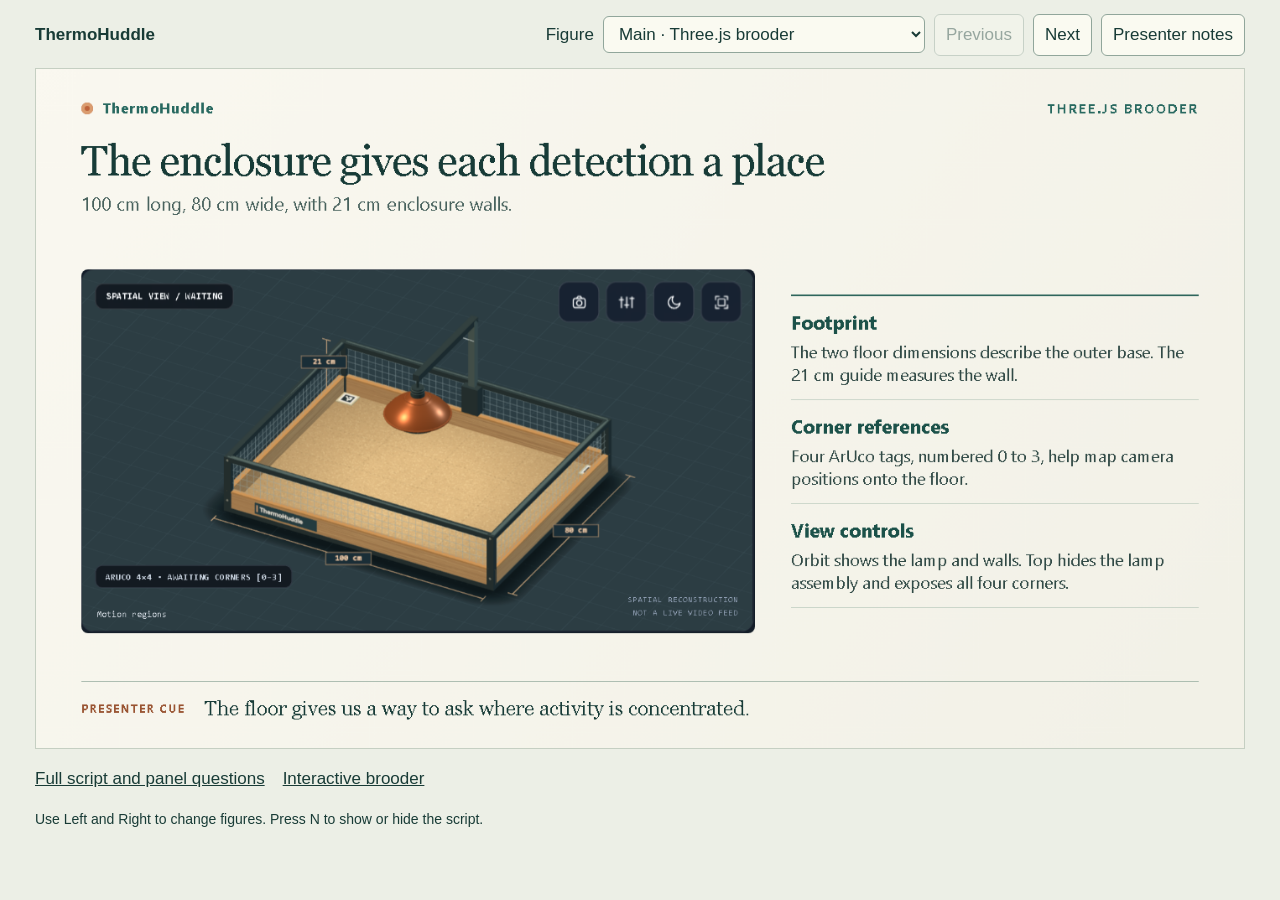
<file: docs/presentation/index.html>
<!doctype html><html lang="en"><meta charset="utf-8"><meta name="viewport" content="width=device-width,initial-scale=1"><title>ThermoHuddle presentation</title><style>
*{box-sizing:border-box}body{margin:0;background:#ecefe6;color:#183b36;font:17px/1.5 "Segoe UI",Arial,sans-serif}main{max-width:1250px;margin:auto;padding:14px 20px 44px}nav{display:flex;align-items:center;flex-wrap:wrap;gap:9px;margin-bottom:12px}nav strong{margin-right:auto}select,button,a{font:inherit;color:inherit}button,select{border:1px solid #91a69b;border-radius:6px;padding:7px 11px;background:#fafaf1}button:disabled{opacity:.4}button:focus-visible,select:focus-visible{outline:3px solid #b65528}figure{margin:0}figure img{width:100%;height:auto;display:block;border:1px solid #c5cfc2}.notes{background:#fffdf5;padding:18px clamp(18px,4vw,54px);margin-top:8px}.notes h2{font:normal 25px Georgia,serif;margin:15px 0 6px}.notes p{margin:0 0 14px}.notes .spoken{font:21px/1.55 Georgia,serif}.links{margin:17px 0}.links a{margin-right:18px}button{cursor:pointer}.foot{font-size:14px}.slide[hidden],.notes[hidden]{display:none}button[aria-pressed=true]{background:#1d554c;color:white}@media print{body,main{margin:0;padding:0;background:white}nav,.links,.foot{display:none}main .slide[hidden],.notes[hidden]{display:block}.slide{break-after:page}.notes{padding:10px 20px;font-size:12pt}.notes h2{font-size:15pt}.notes .spoken{font-size:13pt}figure img{width:100%}@page{size:A4 portrait;margin:11mm}}
</style><main><nav aria-label="Presentation controls"><strong>ThermoHuddle</strong><label for="topic">Figure</label><select id="topic"><option value="0">Main · Three.js brooder</option><option value="1">Main · User interface</option><option value="2">Main · Use case diagram</option><option value="3">Main · Screen layout</option><option value="4">Main · Dashboard</option><option value="5">Additional · Dashboard in light theme</option><option value="6">Additional · Cold scenario</option><option value="7">Additional · Crowding scenario</option><option value="8">Additional · History</option><option value="9">Additional · Analytics</option><option value="10">Additional · Mobile interface</option></select><button id="prev">Previous</button><button id="next">Next</button><button id="toggle" aria-pressed="false">Presenter notes</button></nav><article class="slide" ><figure><img alt="The enclosure gives each detection a place. 100 cm long, 80 cm wide, with 21 cm enclosure walls." src="brooder-dimensions.png" width="1440" height="810"></figure><div class="notes" hidden><h2>What it shows</h2><p>The Three.js scene uses centimetres. The lamp is mounted above the enclosure, so its height is separate from the wall measurement. The pilot and renderer share a tracking coordinate system. When the camera sees the four floor markers, a perspective mapping lets the interface place detections relative to those corners. Without a valid mapping, interpret positions as approximate. The wood, mesh, bedding and lamp assembly illustrate the proposed enclosure.</p><h2>What to point at</h2><p>Trace the 100 and 80 cm guides. Point to the 21 cm wall and then to a corner marker. If the live page is open, select Top.</p><h2>Speaking script</h2><p class="spoken">Good day. I’ll start with the brooder itself, because the rest of the interface is easier to understand once we know what the camera is looking at. The base is one meter long and eighty centimeters wide. This short vertical line measures the wall. We modeled it at twenty-one centimeters, the midpoint of our twenty-to-twenty-two-centimeter range. The lamp sits above it. Now look at the black-and-white squares in the corners. The camera can use those four known points to map an angled image onto a flat floor. If we switch to Top, we can see whether detections are spread out or concentrated in one part of the enclosure. That brings us to the controls the presenter or caretaker actually uses.</p></div></article><article class="slide" hidden><figure><img alt="How the operator explores the brooder. The viewer controls change the perspective. The scenario menu changes the data being demonstrated." src="05-ui-scenario-palette.png" width="1440" height="810"></figure><div class="notes" hidden><h2>What it shows</h2><p>The user interface is the set of actions a person can take. The scenario palette is useful during a defense because it lets the audience see a repeatable example even when the Pi has no fresh sample. The camera button opens a separately configured stream. The theme toggle changes contrast, and the snapshot control exports the current 3D view as a PNG.</p><h2>What to point at</h2><p>Point to the scenario menu. In a live walkthrough, choose Cold, show the DEMO label, then choose LIVE data.</p><h2>Speaking script</h2><p class="spoken">Here is how I would use the interface during a demonstration. First I can drag the model to inspect a wall, or choose Top to see the whole floor. Those controls only change my view. Next I can open Demo Scenarios and choose Cold. The mode label changes to DEMO, and the simulated chicks move toward the center. That lets everyone see the same example even if our Pi is offline. When I choose LIVE data again, the dashboard goes back to reporting what the pilot has actually received. That label matters because a convincing animation can otherwise be easy to mistake for an observation.</p></div></article><article class="slide" hidden><figure><img alt="Who uses ThermoHuddle, and for what?. Selected pilot use cases and their supporting systems." src="09-use-case-diagram.png" width="1440" height="810"></figure><div class="notes" hidden><h2>What it shows</h2><p>A use case diagram organizes goals by actor. It does not set the chronological order of operations. The redrawn diagram focuses on the current observation pilot. The full design also associates the caretaker with environmental readings and hazards, and the researcher with history and evaluation. The Pi processes camera and microphone input, the ESP32 can supply sensor readings, and a cloud bridge can relay a limited snapshot. The broader design includes bounded thermal adjustment and independent safety checks. Those belong to the proposed control system.</p><h2>What to point at</h2><p>Start at the caretaker and follow the association to Inspect mapped positions. Then follow the dashed arrow to Read corner mapping. Finish at the researcher.</p><h2>Speaking script</h2><p class="spoken">This diagram answers a different question. Who needs the system, and what are they trying to do? Start on the left with the poultry caretaker. One goal is to inspect where activity falls on the brooder floor. Follow the dashed arrow from that goal. To interpret a mapped position, we first need to know the status of the corner mapping. The caretaker can also review microphone observations and any available environmental readings. The second person is the capstone researcher, who can run scenarios to compare how the interface presents different flock patterns. On the right, the Raspberry Pi and ESP32 supply observations, and the cloud bridge supports remote access. The wider project also describes heat control, but the pilot I am showing here is observation-only.</p></div></article><article class="slide" hidden><figure><img alt="Where to look on desktop and mobile. The screen groups the spatial view, sound and telemetry in a predictable reading order." src="10-screen-layout-blueprint.png" width="1440" height="810"></figure><div class="notes" hidden><h2>What it shows</h2><p>Screen layout describes where information lives. The top bar contains the connection status and scenario access. On a wide screen, the observation column and telemetry sheet can be consulted together. The sheet provides Overview, History, Analytics, Field log and Warnings. The footer reports data-source information. A narrow screen places the same sections in a vertical sequence so a user can read them without fitting two small columns side by side.</p><h2>What to point at</h2><p>Trace the desktop layout from status to the model and across to telemetry. Follow the same sections down the phone layout.</p><h2>Speaking script</h2><p class="spoken">Now let’s look at where the information is placed. On desktop, I start at the connection and sample status. That tells me whether the rest of the screen is worth interpreting. My eye then moves down the left side to the brooder and the sound panel. On the right I can check the numbers and switch between Overview, History, Analytics, Field log and Warnings. That arrangement lets me compare a pattern with its supporting readings at the same time. On a phone, those sections stack vertically. I use the same reading order, but scroll down for the evidence.</p></div></article><article class="slide" hidden><figure><img alt="How to read a live observation. This capture shows the pilot waiting for a fresh sample." src="01-dashboard-live-dark.png" width="1440" height="810"></figure><div class="notes" hidden><h2>What it shows</h2><p>The dashboard combines the latest evidence in one place. Freshness comes first. The pilot uses a 30-second freshness window for the observation sample. Nearest-neighbor distance describes spacing, and max-cell fraction reports the share in the busiest region of the 4 × 4 grid. As a worked example, six out of ten detections in one cell gives 60%. That shows concentration. Calibration, sample quality and further measurements are needed to interpret its cause. A microphone label describes the sound sample and cannot establish flock health by itself.</p><h2>What to point at</h2><p>Point to Waiting for the brooder, then the two empty signal cards. Contrast those dashes with a valid detection count of zero.</p><h2>Speaking script</h2><p class="spoken">Finally, this is how I would read the dashboard in front of an audience. Right now it says Waiting for the brooder, and both signal cards show dashes. That means a fresh sample is unavailable. If the camera sent a valid sample with zero detections, the dashboard could display zero. Once readings are available, I look at the floor pattern together with the microphone and the calibration status. For example, if six of ten detections fell in one grid cell, that cell would hold sixty percent of the detections. I could report that the activity was concentrated there. I would need more evidence before saying why. That is what our pilot contributes: a way to see a pattern, check the evidence behind it, and explain what the system actually observed.</p></div></article><article class="slide" hidden><figure><img alt="The same pilot readings in light mode. The theme changes how the screen looks. The observation source and freshness rules stay the same." src="02-dashboard-live-light.png" width="1440" height="810"></figure><div class="notes" hidden><h2>What it shows</h2><p>This is the same observation interface in its light theme. It can be easier to show on a bright projector.</p><h2>What to point at</h2><p>Point to the state banner and the signal cards.</p><h2>Speaking script</h2><p class="spoken">If the dark screen is hard to read on the projector, I can switch to the light theme. I still begin with the same status banner, and the two signal cards carry the same meaning.</p></div></article><article class="slide" hidden><figure><img alt="A simulated flock gathers in the center. This sequence was generated with the Cold scenario." src="03-dashboard-demo-cold.png" width="1440" height="810"></figure><div class="notes" hidden><h2>What it shows</h2><p>The scenario provides a recognizable spatial pattern for teaching. A similar pattern in a live observation would require corroboration before drawing conclusions about temperature.</p><h2>What to point at</h2><p>Trace the cluster, then show the DEMO label.</p><h2>Speaking script</h2><p class="spoken">In Cold, the simulated chicks move toward the central area. This makes the distribution easy to see. If the real flock showed a similar pattern, we would check the mapping and other measurements before assigning a cause.</p></div></article><article class="slide" hidden><figure><img alt="Crowding brings attention to one region. The demo shows the visual alert and the location of concentrated activity." src="04-dashboard-demo-crowding-alert.png" width="1440" height="810"></figure><div class="notes" hidden><h2>What it shows</h2><p>A large share of the simulated flock occupying one cell over repeated windows can trigger the crowding condition. The alert provides a location to inspect.</p><h2>What to point at</h2><p>Compare the alarm banner with the highlighted area on the floor.</p><h2>Speaking script</h2><p class="spoken">In Crowding, notice how many simulated chicks occupy the same region. Look at the alarm and then at the floor. Together they show both the warning and where the operator would start looking.</p></div></article><article class="slide" hidden><figure><img alt="The chart compares floor temperature with the target. The plotted series was generated by running simulated scenarios." src="06-dashboard-history-chart.png" width="1440" height="810"></figure><div class="notes" hidden><h2>What it shows</h2><p>The chart is useful for showing how a time series differs from a single reading. The live camera and microphone pilot withholds thermal history when measured floor data is unavailable.</p><h2>What to point at</h2><p>Trace the two curves and indicate a period where they separate.</p><h2>Speaking script</h2><p class="spoken">The history panel lets us compare the simulated floor temperature with its target over time. Where the lines separate, we can see the direction of the difference. The live pilot keeps measured thermal history unavailable until it has the appropriate evidence.</p></div></article><article class="slide" hidden><figure><img alt="A summary of the simulation run. The analytics view condenses a demonstration into summary values." src="07-dashboard-analytics-rollup.png" width="1440" height="810"></figure><div class="notes" hidden><h2>What it shows</h2><p>Summary cards compress a sequence of samples. Model-performance and thermal-control claims require a separate validation study. The live pilot withholds unvalidated thermal summaries and disables thermal CSV export.</p><h2>What to point at</h2><p>Indicate the average and range at the top of Analytics.</p><h2>Speaking script</h2><p class="spoken">Analytics summarizes the run so we can discuss its average and range without reading every point in the chart. These numbers come from the demonstration. A real performance claim would require labeled observations and a comparison against measured outcomes.</p></div></article><article class="slide" hidden><figure><img alt="The observation view fits a phone. A 390 px viewport shows the interface in its single-column layout." src="08-ui-mobile-responsive.png" width="1440" height="810"></figure><div class="notes" hidden><h2>What it shows</h2><p>The capture uses the actual mobile viewport. Lower panels continue below the visible part of the phone screen.</p><h2>What to point at</h2><p>Point to the state banner, then to the brooder beneath it.</p><h2>Speaking script</h2><p class="spoken">This is the same dashboard at phone width. I can read the state, inspect the brooder and then scroll to the supporting readings. The single-column layout gives the model enough room for touch interaction.</p></div></article><div class="links"><a href="https://github.com/TanJames121/thermohuddle/blob/main/docs/presentation/README.md">Full script and panel questions</a><a href="../../">Interactive brooder</a></div><p class="foot">Use Left and Right to change figures. Press N to show or hide the script.</p></main><script>
const slides=[...document.querySelectorAll('.slide')],select=document.querySelector('#topic'),prev=document.querySelector('#prev'),next=document.querySelector('#next'),toggle=document.querySelector('#toggle');let pos=0,notes=false;
function show(i){pos=Math.max(0,Math.min(slides.length-1,i));slides.forEach((s,j)=>s.hidden=j!==pos);select.value=String(pos);prev.disabled=pos===0;next.disabled=pos===slides.length-1;}
function showNotes(){notes=!notes;toggle.setAttribute('aria-pressed',String(notes));slides.forEach(s=>s.querySelector('.notes').hidden=!notes);}
select.onchange=()=>show(Number(select.value));prev.onclick=()=>show(pos-1);next.onclick=()=>show(pos+1);toggle.onclick=showNotes;
document.addEventListener('keydown',e=>{if(e.altKey||e.metaKey||e.ctrlKey||e.target.tagName==='SELECT')return;if(e.key==='ArrowRight')show(pos+1);else if(e.key==='ArrowLeft')show(pos-1);else if(e.key.toLowerCase()==='n')showNotes();else return;e.preventDefault();});show(0);
</script></html>
</file>
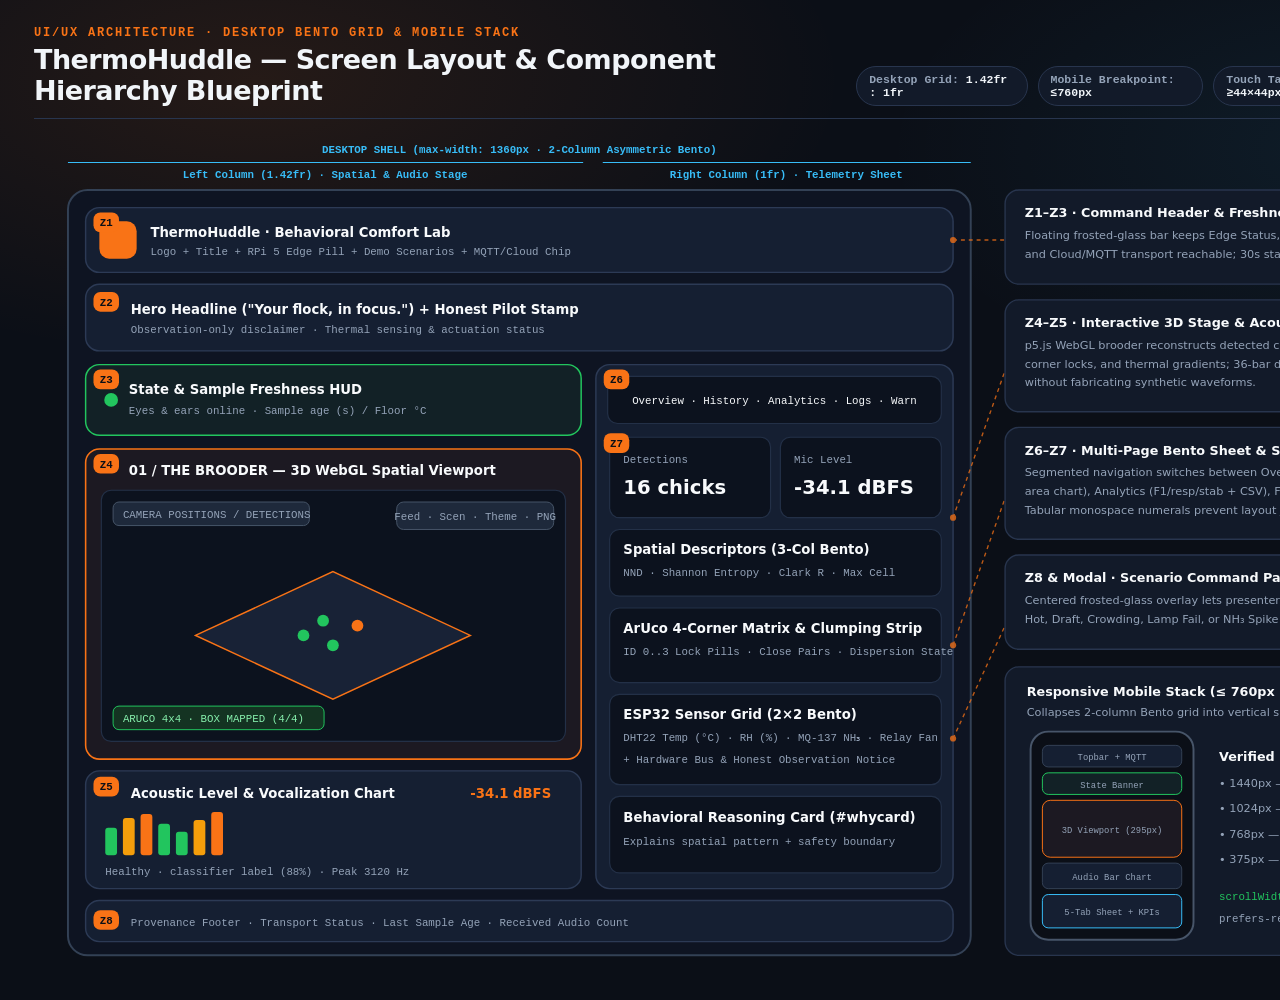
<file: docs/presentation/screen-layout-diagram.html>
<!doctype html>
<html lang="en">
<head>
<meta charset="utf-8" />
<meta name="viewport" content="width=device-width, initial-scale=1" />
<title>ThermoHuddle — Screen Layout &amp; Bento UI Blueprint</title>
<style>
  :root {
    --bg: #0b0f17;
    --panel: #121a29;
    --inner: #0d131f;
    --border: #28354e;
    --ink: #f1f5f9;
    --muted: #94a3b8;
    --accent: #f97316;
    --green: #22c55e;
    --blue: #38bdf8;
    --amber: #f59e0b;
  }
  * { box-sizing: border-box; }
  html, body {
    margin: 0;
    padding: 0;
    width: 1600px;
    height: 1000px;
    overflow: hidden;
    background: var(--bg);
    color: var(--ink);
    font-family: -apple-system, BlinkMacSystemFont, 'Segoe UI', system-ui, sans-serif;
  }
  .wrap {
    width: 1600px;
    height: 1000px;
    padding: 26px 34px;
    display: flex;
    flex-direction: column;
    gap: 16px;
    background:
      radial-gradient(920px 440px at 16% 8%, rgba(249, 115, 22, 0.11), transparent 64%),
      radial-gradient(740px 400px at 85% 15%, rgba(56, 189, 248, 0.08), transparent 64%),
      var(--bg);
  }
  header {
    display: flex;
    justify-content: space-between;
    align-items: flex-end;
    border-bottom: 1px solid var(--border);
    padding-bottom: 12px;
  }
  .eyebrow {
    font: 600 12px ui-monospace, SFMono-Regular, Consolas, monospace;
    letter-spacing: 1.8px;
    text-transform: uppercase;
    color: var(--accent);
    margin-bottom: 4px;
  }
  h1 {
    margin: 0;
    font-size: 27px;
    font-weight: 700;
    letter-spacing: -0.02em;
  }
  .specs {
    display: flex;
    gap: 10px;
    font: 600 11.5px ui-monospace, SFMono-Regular, Consolas, monospace;
  }
  .spec-pill {
    padding: 6px 12px;
    border-radius: 999px;
    background: var(--panel);
    border: 1px solid var(--border);
    color: var(--muted);
  }
  .spec-pill b { color: var(--ink); }
  svg {
    width: 100%;
    height: 855px;
    display: block;
  }
  .frame { fill: #0e1422; stroke: #334155; stroke-width: 2; rx: 20; }
  .zone { fill: #151f32; stroke: #2c3a55; stroke-width: 1.5; rx: 14; }
  .zone-accent { fill: #1c1922; stroke: #f97316; stroke-width: 1.6; rx: 14; }
  .zone-live { fill: #122126; stroke: #22c55e; stroke-width: 1.5; rx: 14; }
  .zone-sub { fill: #0c121e; stroke: #233047; stroke-width: 1.2; rx: 10; }
  .callout-card { fill: #121a29; stroke: #28354e; stroke-width: 1.4; rx: 14; }
  .badge { fill: #f97316; rx: 7; }
  .badge-txt { font: 700 11px ui-monospace, monospace; fill: #0b0f17; }
  .z-title { font-size: 13.5px; font-weight: 700; fill: #f8fafc; }
  .z-sub { font: 500 11px ui-monospace, monospace; fill: #94a3b8; }
  .c-title { font-size: 13px; font-weight: 700; fill: #f8fafc; }
  .c-body { font-size: 11.5px; fill: #94a3b8; }
  .guide { stroke: #f97316; stroke-width: 1.4; stroke-dasharray: 4 4; fill: none; opacity: 0.75; }
  .dim { font: 600 11px ui-monospace, monospace; fill: #38bdf8; }
</style>
</head>
<body>
<div class="wrap">
  <header>
    <div>
      <div class="eyebrow">UI/UX Architecture · Desktop Bento Grid &amp; Mobile Stack</div>
      <h1>ThermoHuddle — Screen Layout &amp; Component Hierarchy Blueprint</h1>
    </div>
    <div class="specs">
      <div class="spec-pill">Desktop Grid: <b>1.42fr : 1fr</b></div>
      <div class="spec-pill">Mobile Breakpoint: <b>&le;760px</b></div>
      <div class="spec-pill">Touch Targets: <b>&ge;44&times;44px</b></div>
      <div class="spec-pill">Theme: <b>Obsidian Glass + Light</b></div>
    </div>
  </header>

  <svg viewBox="0 0 1532 855" xmlns="http://www.w3.org/2000/svg">
    <defs>
      <marker id="dot" viewBox="0 0 8 8" refX="4" refY="4" markerWidth="6" markerHeight="6">
        <circle cx="4" cy="4" r="3" fill="#f97316" />
      </marker>
    </defs>

    <!-- Dimension Labels -->
    <text x="480" y="18" text-anchor="middle" class="dim">DESKTOP SHELL (max-width: 1360px · 2-Column Asymmetric Bento)</text>
    <line x1="20" y1="28" x2="545" y2="28" stroke="#38bdf8" stroke-width="1.2" />
    <text x="282" y="44" text-anchor="middle" class="dim">Left Column (1.42fr) · Spatial &amp; Audio Stage</text>
    <line x1="565" y1="28" x2="940" y2="28" stroke="#38bdf8" stroke-width="1.2" />
    <text x="752" y="44" text-anchor="middle" class="dim">Right Column (1fr) · Telemetry Sheet</text>

    <!-- Desktop Outer Frame -->
    <rect x="20" y="56" width="920" height="780" class="frame" />

    <!-- Zone 1: Floating Glass Topbar -->
    <rect x="38" y="74" width="884" height="66" class="zone" />
    <rect x="52" y="88" width="38" height="38" rx="10" fill="#f97316" />
    <text x="104" y="104" class="z-title">ThermoHuddle · Behavioral Comfort Lab</text>
    <text x="104" y="122" class="z-sub">Logo + Title + RPi 5 Edge Pill + Demo Scenarios + MQTT/Cloud Chip</text>
    <rect x="46" y="79" width="26" height="20" class="badge" /><text x="59" y="93" text-anchor="middle" class="badge-txt">Z1</text>

    <!-- Zone 2: Compact Hero Row -->
    <rect x="38" y="152" width="884" height="68" class="zone" />
    <text x="84" y="182" class="z-title">Hero Headline ("Your flock, in focus.") + Honest Pilot Stamp</text>
    <text x="84" y="202" class="z-sub">Observation-only disclaimer · Thermal sensing &amp; actuation status</text>
    <rect x="46" y="160" width="26" height="20" class="badge" /><text x="59" y="174" text-anchor="middle" class="badge-txt">Z2</text>

    <!-- Zone 3: Live State Banner (Left Col) -->
    <rect x="38" y="234" width="505" height="72" class="zone-live" />
    <circle cx="64" cy="270" r="7" fill="#22c55e" />
    <text x="82" y="264" class="z-title">State &amp; Sample Freshness HUD</text>
    <text x="82" y="284" class="z-sub">Eyes &amp; ears online · Sample age (s) / Floor °C</text>
    <rect x="46" y="239" width="26" height="20" class="badge" /><text x="59" y="253" text-anchor="middle" class="badge-txt">Z3</text>

    <!-- Zone 4: 3D WebGL Spatial Viewport (Left Col) -->
    <rect x="38" y="320" width="505" height="316" class="zone-accent" />
    <rect x="54" y="362" width="473" height="256" class="zone-sub" />
    <text x="82" y="346" class="z-title">01 / THE BROODER — 3D WebGL Spatial Viewport</text>
    <!-- Mini 3D brooder wireframe inside Z4 -->
    <polygon points="150,510 290,445 430,510 290,575" fill="#182236" stroke="#f97316" stroke-width="1.5" />
    <circle cx="260" cy="510" r="6" fill="#22c55e" />
    <circle cx="290" cy="520" r="6" fill="#22c55e" />
    <circle cx="315" cy="500" r="6" fill="#f97316" />
    <circle cx="280" cy="495" r="6" fill="#22c55e" />
    <!-- Viewport HUD & Buttons -->
    <rect x="66" y="374" width="200" height="24" rx="6" fill="#1e293b" stroke="#475569" />
    <text x="76" y="390" class="z-sub">CAMERA POSITIONS / DETECTIONS</text>
    <rect x="355" y="374" width="160" height="28" rx="7" fill="#1e293b" stroke="#475569" />
    <text x="435" y="392" text-anchor="middle" class="z-sub">Feed · Scen · Theme · PNG</text>
    <rect x="66" y="582" width="215" height="24" rx="6" fill="#143322" stroke="#22c55e" />
    <text x="76" y="598" class="z-sub" style="fill:#86efac">ARUCO 4x4 · BOX MAPPED (4/4)</text>
    <rect x="46" y="325" width="26" height="20" class="badge" /><text x="59" y="339" text-anchor="middle" class="badge-txt">Z4</text>

    <!-- Zone 5: Acoustic Strip (Left Col) -->
    <rect x="38" y="648" width="505" height="120" class="zone" />
    <text x="84" y="676" class="z-title">Acoustic Level &amp; Vocalization Chart</text>
    <text x="430" y="676" class="z-title" style="fill:#f97316">-34.1 dBFS</text>
    <!-- Mini gradient bars -->
    <rect x="58" y="706" width="12" height="28" rx="3" fill="#22c55e" />
    <rect x="76" y="696" width="12" height="38" rx="3" fill="#f59e0b" />
    <rect x="94" y="692" width="12" height="42" rx="3" fill="#f97316" />
    <rect x="112" y="702" width="12" height="32" rx="3" fill="#22c55e" />
    <rect x="130" y="710" width="12" height="24" rx="3" fill="#22c55e" />
    <rect x="148" y="698" width="12" height="36" rx="3" fill="#f59e0b" />
    <rect x="166" y="690" width="12" height="44" rx="3" fill="#f97316" />
    <text x="58" y="754" class="z-sub">Healthy · classifier label (88%) · Peak 3120 Hz</text>
    <rect x="46" y="654" width="26" height="20" class="badge" /><text x="59" y="668" text-anchor="middle" class="badge-txt">Z5</text>

    <!-- Zone 6 & 7: Right Bento Telemetry Sheet -->
    <rect x="558" y="234" width="364" height="534" class="zone" />
    <!-- Z6 Segmented Nav -->
    <rect x="570" y="246" width="340" height="48" class="zone-sub" />
    <text x="740" y="274" text-anchor="middle" class="z-sub" style="fill:#f8fafc">Overview · History · Analytics · Logs · Warn</text>
    <rect x="566" y="239" width="26" height="20" class="badge" /><text x="579" y="253" text-anchor="middle" class="badge-txt">Z6</text>

    <!-- Z7 Sub-modules -->
    <rect x="572" y="308" width="164" height="82" class="zone-sub" />
    <text x="586" y="334" class="z-sub">Detections</text>
    <text x="586" y="366" class="z-title" style="font-size:20px">16 chicks</text>
    <rect x="746" y="308" width="164" height="82" class="zone-sub" />
    <text x="760" y="334" class="z-sub">Mic Level</text>
    <text x="760" y="366" class="z-title" style="font-size:20px">-34.1 dBFS</text>

    <rect x="572" y="402" width="338" height="68" class="zone-sub" />
    <text x="586" y="427" class="z-title">Spatial Descriptors (3-Col Bento)</text>
    <text x="586" y="449" class="z-sub">NND · Shannon Entropy · Clark R · Max Cell</text>

    <rect x="572" y="482" width="338" height="76" class="zone-sub" />
    <text x="586" y="507" class="z-title">ArUco 4-Corner Matrix &amp; Clumping Strip</text>
    <text x="586" y="530" class="z-sub">ID 0..3 Lock Pills · Close Pairs · Dispersion State</text>

    <rect x="572" y="570" width="338" height="92" class="zone-sub" />
    <text x="586" y="595" class="z-title">ESP32 Sensor Grid (2&times;2 Bento)</text>
    <text x="586" y="618" class="z-sub">DHT22 Temp (°C) · RH (%) · MQ-137 NH₃ · Relay Fan</text>
    <text x="586" y="640" class="z-sub">+ Hardware Bus &amp; Honest Observation Notice</text>

    <rect x="572" y="674" width="338" height="78" class="zone-sub" />
    <text x="586" y="700" class="z-title">Behavioral Reasoning Card (#whycard)</text>
    <text x="586" y="724" class="z-sub">Explains spatial pattern + safety boundary</text>
    <rect x="566" y="304" width="26" height="20" class="badge" /><text x="579" y="318" text-anchor="middle" class="badge-txt">Z7</text>

    <!-- Zone 8: Footer -->
    <rect x="38" y="780" width="884" height="42" class="zone" />
    <text x="84" y="806" class="z-sub">Provenance Footer · Transport Status · Last Sample Age · Received Audio Count</text>
    <rect x="46" y="790" width="26" height="20" class="badge" /><text x="59" y="804" text-anchor="middle" class="badge-txt">Z8</text>

    <!-- Guide Connectors to Right Callouts -->
    <path d="M 922 107 L 975 107" class="guide" marker-start="url(#dot)" />
    <path d="M 922 390 L 975 240" class="guide" marker-start="url(#dot)" />
    <path d="M 922 520 L 975 370" class="guide" marker-start="url(#dot)" />
    <path d="M 922 615 L 975 500" class="guide" marker-start="url(#dot)" />

    <!-- Right Panel: Zone Callout Cards + Mobile Wireframe -->
    <g transform="translate(975, 56)">
      <rect width="535" height="96" class="callout-card" />
      <text x="20" y="28" class="c-title">Z1–Z3 · Command Header &amp; Freshness HUD</text>
      <text x="20" y="50" class="c-body">Floating frosted-glass bar keeps Edge Status, Scenario Palette,</text>
      <text x="20" y="69" class="c-body">and Cloud/MQTT transport reachable; 30s staleness guard on banner.</text>
    </g>

    <g transform="translate(975, 168)">
      <rect width="535" height="114" class="callout-card" />
      <text x="20" y="28" class="c-title">Z4–Z5 · Interactive 3D Stage &amp; Acoustic Strip</text>
      <text x="20" y="50" class="c-body">p5.js WebGL brooder reconstructs detected chick coordinates, ArUco</text>
      <text x="20" y="69" class="c-body">corner locks, and thermal gradients; 36-bar dBFS strip tracks audio</text>
      <text x="20" y="88" class="c-body">without fabricating synthetic waveforms.</text>
    </g>

    <g transform="translate(975, 298)">
      <rect width="535" height="114" class="callout-card" />
      <text x="20" y="28" class="c-title">Z6–Z7 · Multi-Page Bento Sheet &amp; Sensor Matrix</text>
      <text x="20" y="50" class="c-body">Segmented navigation switches between Overview, History (gradient</text>
      <text x="20" y="69" class="c-body">area chart), Analytics (F1/resp/stab + CSV), Field Log, and Warnings.</text>
      <text x="20" y="88" class="c-body">Tabular monospace numerals prevent layout jitter during live updates.</text>
    </g>

    <g transform="translate(975, 428)">
      <rect width="535" height="96" class="callout-card" />
      <text x="20" y="28" class="c-title">Z8 &amp; Modal · Scenario Command Palette</text>
      <text x="20" y="50" class="c-body">Centered frosted-glass overlay lets presenters trigger Comfy, Cold,</text>
      <text x="20" y="69" class="c-body">Hot, Draft, Crowding, Lamp Fail, or NH₃ Spike cleanly on demand.</text>
    </g>

    <!-- Mobile Responsive Stack Mini-Frame -->
    <g transform="translate(975, 542)">
      <rect width="535" height="294" class="callout-card" />
      <text x="22" y="30" class="c-title">Responsive Mobile Stack (&le; 760px · Zero Horizontal Overflow)</text>
      <text x="22" y="50" class="c-body">Collapses 2-column Bento grid into vertical single-column cards:</text>

      <!-- Mini Phone Frame -->
      <rect x="26" y="66" width="166" height="212" rx="18" fill="#0b0f17" stroke="#475569" stroke-width="2" />
      <rect x="38" y="80" width="142" height="22" rx="6" fill="#151f32" stroke="#334155" />
      <text x="109" y="95" text-anchor="middle" class="z-sub" style="font-size:9px">Topbar + MQTT</text>
      <rect x="38" y="108" width="142" height="22" rx="6" fill="#122126" stroke="#22c55e" />
      <text x="109" y="123" text-anchor="middle" class="z-sub" style="font-size:9px">State Banner</text>
      <rect x="38" y="136" width="142" height="58" rx="8" fill="#1c1922" stroke="#f97316" />
      <text x="109" y="169" text-anchor="middle" class="z-sub" style="font-size:9px">3D Viewport (295px)</text>
      <rect x="38" y="200" width="142" height="26" rx="6" fill="#151f32" stroke="#334155" />
      <text x="109" y="217" text-anchor="middle" class="z-sub" style="font-size:9px">Audio Bar Chart</text>
      <rect x="38" y="232" width="142" height="34" rx="6" fill="#151f32" stroke="#38bdf8" />
      <text x="109" y="253" text-anchor="middle" class="z-sub" style="font-size:9px">5-Tab Sheet + KPIs</text>

      <!-- Mobile Rules List -->
      <text x="218" y="96" class="c-title">Verified Breakpoints</text>
      <text x="218" y="122" class="c-body">&#8226; 1440px — Full Bento Grid + 390px 3D Stage</text>
      <text x="218" y="148" class="c-body">&#8226; 1024px — Compact Split (1.15fr : 1fr)</text>
      <text x="218" y="174" class="c-body">&#8226; 768px  — Tablet Split · 44px Controls</text>
      <text x="218" y="200" class="c-body">&#8226; 375px  — Single Column · 2-Col Stat Tiles</text>
      <text x="218" y="238" class="z-sub" style="fill:#22c55e">scrollWidth &le; innerWidth enforced at all 4 widths</text>
      <text x="218" y="260" class="z-sub" style="fill:#94a3b8">prefers-reduced-motion disables transitions cleanly</text>
    </g>
  </svg>
</div>
</body>
</html>
</file>
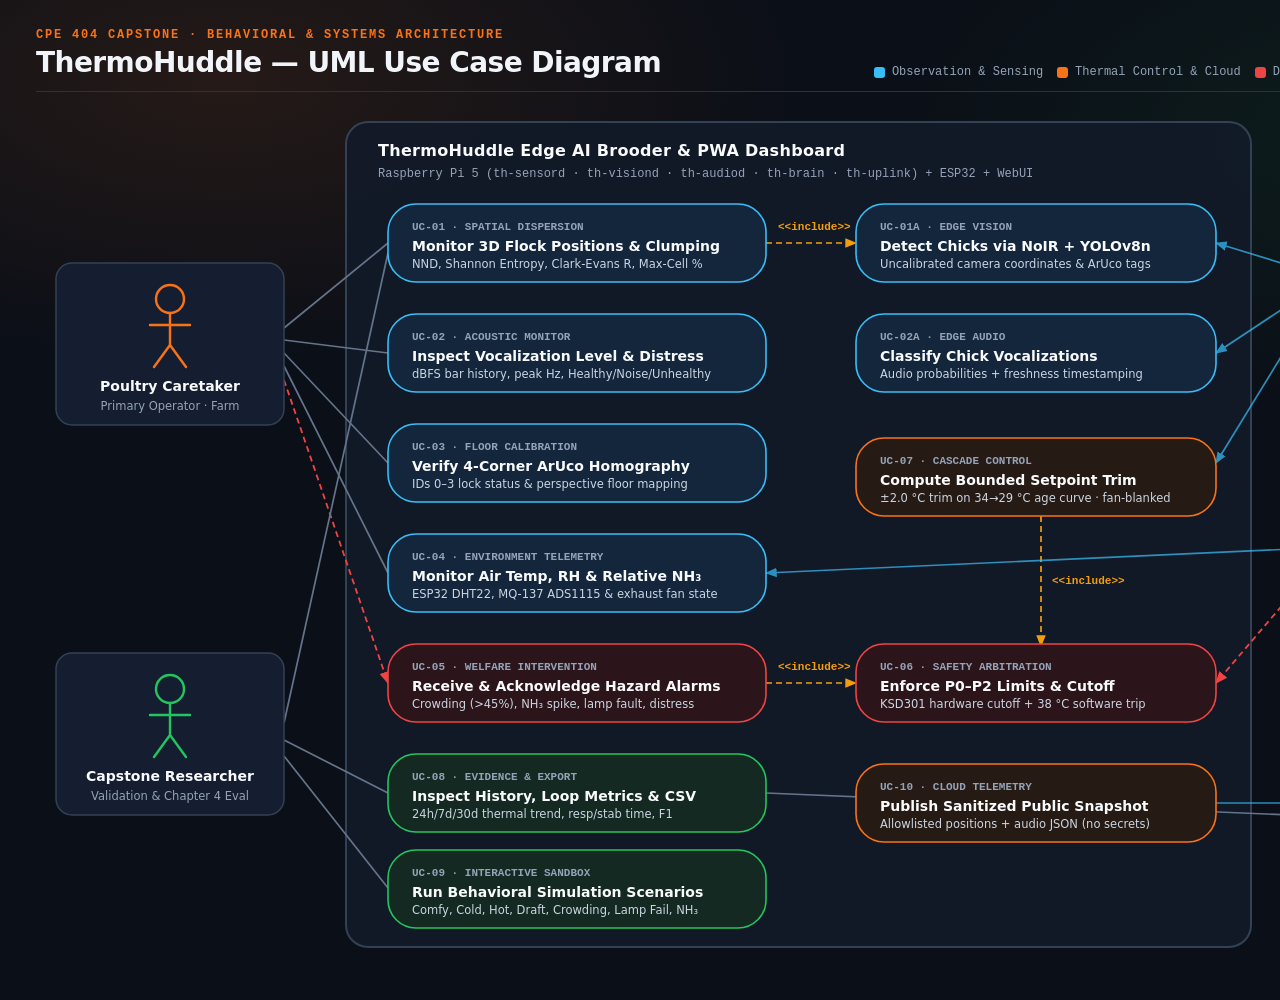
<file: docs/presentation/use-case-diagram.html>
<!doctype html>
<html lang="en">
<head>
<meta charset="utf-8" />
<meta name="viewport" content="width=device-width, initial-scale=1" />
<title>ThermoHuddle — System Use Case Diagram</title>
<style>
  :root {
    --bg: #0b0f17;
    --card: #121a29;
    --card-border: #263249;
    --ink: #f1f5f9;
    --muted: #94a3b8;
    --accent: #f97316;
    --green: #22c55e;
    --blue: #38bdf8;
    --amber: #f59e0b;
    --red: #ef4444;
    --violet: #a78bfa;
  }
  * { box-sizing: border-box; }
  html, body {
    margin: 0;
    padding: 0;
    width: 1600px;
    height: 1000px;
    overflow: hidden;
    background: var(--bg);
    color: var(--ink);
    font-family: -apple-system, BlinkMacSystemFont, 'Segoe UI', system-ui, sans-serif;
  }
  .canvas {
    width: 1600px;
    height: 1000px;
    padding: 28px 36px;
    display: flex;
    flex-direction: column;
    gap: 16px;
    background:
      radial-gradient(900px 440px at 14% 8%, rgba(249, 115, 22, 0.11), transparent 64%),
      radial-gradient(760px 420px at 86% 14%, rgba(34, 197, 94, 0.08), transparent 64%),
      var(--bg);
  }
  header {
    display: flex;
    justify-content: space-between;
    align-items: flex-end;
    border-bottom: 1px solid var(--card-border);
    padding-bottom: 12px;
  }
  .eyebrow {
    font: 600 12px ui-monospace, SFMono-Regular, Consolas, monospace;
    letter-spacing: 1.8px;
    text-transform: uppercase;
    color: var(--accent);
    margin-bottom: 4px;
  }
  h1 {
    margin: 0;
    font-size: 28px;
    font-weight: 700;
    letter-spacing: -0.02em;
  }
  .legend {
    display: flex;
    gap: 14px;
    font: 500 12px ui-monospace, SFMono-Regular, Consolas, monospace;
    color: var(--muted);
  }
  .leg-item {
    display: flex;
    align-items: center;
    gap: 7px;
  }
  .swatch {
    width: 11px;
    height: 11px;
    border-radius: 3px;
  }
  svg {
    width: 100%;
    height: 855px;
    display: block;
  }
  .boundary {
    fill: rgba(18, 26, 41, 0.86);
    stroke: #334155;
    stroke-width: 2;
    rx: 22;
  }
  .boundary-title {
    font-size: 16px;
    font-weight: 700;
    fill: #f8fafc;
    letter-spacing: 0.3px;
  }
  .boundary-sub {
    font: 500 12px ui-monospace, SFMono-Regular, Consolas, monospace;
    fill: #94a3b8;
  }
  .conn {
    fill: none;
    stroke: #64748b;
    stroke-width: 1.7;
  }
  .conn-sys {
    fill: none;
    stroke: #38bdf8;
    stroke-width: 1.7;
    opacity: 0.72;
  }
  .conn-safety {
    fill: none;
    stroke: #ef4444;
    stroke-width: 1.8;
    stroke-dasharray: 6 4;
  }
  .conn-include {
    fill: none;
    stroke: #f59e0b;
    stroke-width: 1.7;
    stroke-dasharray: 6 4;
  }
  .uc-box {
    stroke-width: 1.6;
    rx: 28;
  }
  .uc-obs { fill: #14263c; stroke: #38bdf8; }
  .uc-ctrl { fill: #261b14; stroke: #f97316; }
  .uc-safe { fill: #2b151a; stroke: #ef4444; }
  .uc-eval { fill: #142921; stroke: #22c55e; }
  .uc-id {
    font: 700 11px ui-monospace, SFMono-Regular, Consolas, monospace;
    fill: #94a3b8;
  }
  .uc-title {
    font-size: 14px;
    font-weight: 700;
    fill: #f8fafc;
  }
  .uc-sub {
    font-size: 11.5px;
    fill: #cbd5e1;
  }
  .actor-card {
    fill: #151e30;
    stroke: #334155;
    stroke-width: 1.5;
    rx: 16;
  }
  .actor-title {
    font-size: 14px;
    font-weight: 700;
    fill: #f8fafc;
  }
  .actor-sub {
    font-size: 11.5px;
    fill: #94a3b8;
  }
  .stereo {
    font: 600 11px ui-monospace, SFMono-Regular, Consolas, monospace;
    fill: #f59e0b;
  }
</style>
</head>
<body>
<div class="canvas">
  <header>
    <div>
      <div class="eyebrow">CpE 404 Capstone · Behavioral &amp; Systems Architecture</div>
      <h1>ThermoHuddle — UML Use Case Diagram</h1>
    </div>
    <div class="legend">
      <div class="leg-item"><span class="swatch" style="background:#38bdf8"></span>Observation &amp; Sensing</div>
      <div class="leg-item"><span class="swatch" style="background:#f97316"></span>Thermal Control &amp; Cloud</div>
      <div class="leg-item"><span class="swatch" style="background:#ef4444"></span>Deterministic Safety</div>
      <div class="leg-item"><span class="swatch" style="background:#22c55e"></span>Analytics &amp; Demo</div>
    </div>
  </header>

  <svg viewBox="0 0 1528 855" xmlns="http://www.w3.org/2000/svg">
    <defs>
      <marker id="arrow" viewBox="0 0 10 10" refX="9" refY="5" markerWidth="7" markerHeight="7" orient="auto-start-reverse">
        <path d="M 0 1 L 10 5 L 0 9 z" fill="#64748b" />
      </marker>
      <marker id="arrow-blue" viewBox="0 0 10 10" refX="9" refY="5" markerWidth="7" markerHeight="7" orient="auto-start-reverse">
        <path d="M 0 1 L 10 5 L 0 9 z" fill="#38bdf8" />
      </marker>
      <marker id="arrow-amber" viewBox="0 0 10 10" refX="9" refY="5" markerWidth="7" markerHeight="7" orient="auto-start-reverse">
        <path d="M 0 1 L 10 5 L 0 9 z" fill="#f59e0b" />
      </marker>
      <marker id="arrow-red" viewBox="0 0 10 10" refX="9" refY="5" markerWidth="7" markerHeight="7" orient="auto-start-reverse">
        <path d="M 0 1 L 10 5 L 0 9 z" fill="#ef4444" />
      </marker>
    </defs>

    <!-- System Boundary -->
    <rect x="310" y="14" width="905" height="825" class="boundary" />
    <text x="342" y="48" class="boundary-title">ThermoHuddle Edge AI Brooder &amp; PWA Dashboard</text>
    <text x="342" y="69" class="boundary-sub">Raspberry Pi 5 (th-sensord · th-visiond · th-audiod · th-brain · th-uplink) + ESP32 + WebUI</text>

    <!-- Connectors (drawn behind nodes) -->
    <!-- Farmer left associations -->
    <path d="M 248 220 L 352 135" class="conn" />
    <path d="M 248 232 L 352 245" class="conn" />
    <path d="M 248 245 L 352 355" class="conn" />
    <path d="M 248 258 L 352 465" class="conn" />
    <path d="M 248 272 L 352 575" class="conn-safety" marker-end="url(#arrow-red)" />

    <!-- Researcher left associations -->
    <path d="M 248 615 L 352 145" class="conn" />
    <path d="M 248 632 L 352 685" class="conn" />
    <path d="M 248 648 L 352 780" class="conn" />

    <!-- Include / Extend relationships inside boundary -->
    <path d="M 730 575 L 820 575" class="conn-include" marker-end="url(#arrow-amber)" />
    <text x="742" y="562" class="stereo">&lt;&lt;include&gt;&gt;</text>

    <path d="M 730 135 L 820 135" class="conn-include" marker-end="url(#arrow-amber)" />
    <text x="742" y="122" class="stereo">&lt;&lt;include&gt;&gt;</text>

    <path d="M 1005 408 L 1005 538" class="conn-include" marker-end="url(#arrow-amber)" />
    <text x="1016" y="476" class="stereo">&lt;&lt;include&gt;&gt;</text>

    <!-- Secondary Actors Right associations -->
    <path d="M 1278 165 L 1180 135" class="conn-sys" marker-end="url(#arrow-blue)" />
    <path d="M 1278 180 L 1180 245" class="conn-sys" marker-end="url(#arrow-blue)" />
    <path d="M 1278 195 L 1180 355" class="conn-sys" marker-end="url(#arrow-blue)" />

    <path d="M 1278 440 L 730 465" class="conn-sys" marker-end="url(#arrow-blue)" />
    <path d="M 1278 460 L 1180 575" class="conn-safety" marker-end="url(#arrow-red)" />

    <path d="M 1180 695 L 1278 695" class="conn-sys" marker-end="url(#arrow-blue)" />
    <path d="M 730 685 L 1278 708" class="conn" />

    <!-- Left Actor 1: Poultry Caretaker / Farmer -->
    <g transform="translate(20, 155)">
      <rect x="0" y="0" width="228" height="162" class="actor-card" />
      <circle cx="114" cy="36" r="14" fill="none" stroke="#f97316" stroke-width="2.4" />
      <path d="M 114 50 L 114 82 M 94 62 L 134 62 M 114 82 L 98 104 M 114 82 L 130 104" stroke="#f97316" stroke-width="2.4" fill="none" stroke-linecap="round" />
      <text x="114" y="128" text-anchor="middle" class="actor-title">Poultry Caretaker</text>
      <text x="114" y="147" text-anchor="middle" class="actor-sub">Primary Operator · Farm</text>
    </g>

    <!-- Left Actor 2: Researcher / Capstone Evaluator -->
    <g transform="translate(20, 545)">
      <rect x="0" y="0" width="228" height="162" class="actor-card" />
      <circle cx="114" cy="36" r="14" fill="none" stroke="#22c55e" stroke-width="2.4" />
      <path d="M 114 50 L 114 82 M 94 62 L 134 62 M 114 82 L 98 104 M 114 82 L 130 104" stroke="#22c55e" stroke-width="2.4" fill="none" stroke-linecap="round" />
      <text x="114" y="128" text-anchor="middle" class="actor-title">Capstone Researcher</text>
      <text x="114" y="147" text-anchor="middle" class="actor-sub">Validation &amp; Chapter 4 Eval</text>
    </g>

    <!-- Left Column Use Cases (x=352, width=378, height=78) -->
    <g transform="translate(352, 96)">
      <rect width="378" height="78" class="uc-box uc-obs" />
      <text x="24" y="26" class="uc-id">UC-01 · SPATIAL DISPERSION</text>
      <text x="24" y="47" class="uc-title">Monitor 3D Flock Positions &amp; Clumping</text>
      <text x="24" y="64" class="uc-sub">NND, Shannon Entropy, Clark-Evans R, Max-Cell %</text>
    </g>

    <g transform="translate(352, 206)">
      <rect width="378" height="78" class="uc-box uc-obs" />
      <text x="24" y="26" class="uc-id">UC-02 · ACOUSTIC MONITOR</text>
      <text x="24" y="47" class="uc-title">Inspect Vocalization Level &amp; Distress</text>
      <text x="24" y="64" class="uc-sub">dBFS bar history, peak Hz, Healthy/Noise/Unhealthy</text>
    </g>

    <g transform="translate(352, 316)">
      <rect width="378" height="78" class="uc-box uc-obs" />
      <text x="24" y="26" class="uc-id">UC-03 · FLOOR CALIBRATION</text>
      <text x="24" y="47" class="uc-title">Verify 4-Corner ArUco Homography</text>
      <text x="24" y="64" class="uc-sub">IDs 0–3 lock status &amp; perspective floor mapping</text>
    </g>

    <g transform="translate(352, 426)">
      <rect width="378" height="78" class="uc-box uc-obs" />
      <text x="24" y="26" class="uc-id">UC-04 · ENVIRONMENT TELEMETRY</text>
      <text x="24" y="47" class="uc-title">Monitor Air Temp, RH &amp; Relative NH₃</text>
      <text x="24" y="64" class="uc-sub">ESP32 DHT22, MQ-137 ADS1115 &amp; exhaust fan state</text>
    </g>

    <g transform="translate(352, 536)">
      <rect width="378" height="78" class="uc-box uc-safe" />
      <text x="24" y="26" class="uc-id">UC-05 · WELFARE INTERVENTION</text>
      <text x="24" y="47" class="uc-title">Receive &amp; Acknowledge Hazard Alarms</text>
      <text x="24" y="64" class="uc-sub">Crowding (&gt;45%), NH₃ spike, lamp fault, distress</text>
    </g>

    <g transform="translate(352, 646)">
      <rect width="378" height="78" class="uc-box uc-eval" />
      <text x="24" y="26" class="uc-id">UC-08 · EVIDENCE &amp; EXPORT</text>
      <text x="24" y="47" class="uc-title">Inspect History, Loop Metrics &amp; CSV</text>
      <text x="24" y="64" class="uc-sub">24h/7d/30d thermal trend, resp/stab time, F1</text>
    </g>

    <g transform="translate(352, 742)">
      <rect width="378" height="78" class="uc-box uc-eval" />
      <text x="24" y="26" class="uc-id">UC-09 · INTERACTIVE SANDBOX</text>
      <text x="24" y="47" class="uc-title">Run Behavioral Simulation Scenarios</text>
      <text x="24" y="64" class="uc-sub">Comfy, Cold, Hot, Draft, Crowding, Lamp Fail, NH₃</text>
    </g>

    <!-- Right Column Use Cases inside Boundary (x=820, width=360, height=78) -->
    <g transform="translate(820, 96)">
      <rect width="360" height="78" class="uc-box uc-obs" />
      <text x="24" y="26" class="uc-id">UC-01A · EDGE VISION</text>
      <text x="24" y="47" class="uc-title">Detect Chicks via NoIR + YOLOv8n</text>
      <text x="24" y="64" class="uc-sub">Uncalibrated camera coordinates &amp; ArUco tags</text>
    </g>

    <g transform="translate(820, 206)">
      <rect width="360" height="78" class="uc-box uc-obs" />
      <text x="24" y="26" class="uc-id">UC-02A · EDGE AUDIO</text>
      <text x="24" y="47" class="uc-title">Classify Chick Vocalizations</text>
      <text x="24" y="64" class="uc-sub">Audio probabilities + freshness timestamping</text>
    </g>

    <g transform="translate(820, 330)">
      <rect width="360" height="78" class="uc-box uc-ctrl" />
      <text x="24" y="26" class="uc-id">UC-07 · CASCADE CONTROL</text>
      <text x="24" y="47" class="uc-title">Compute Bounded Setpoint Trim</text>
      <text x="24" y="64" class="uc-sub">±2.0 °C trim on 34→29 °C age curve · fan-blanked</text>
    </g>

    <g transform="translate(820, 536)">
      <rect width="360" height="78" class="uc-box uc-safe" />
      <text x="24" y="26" class="uc-id">UC-06 · SAFETY ARBITRATION</text>
      <text x="24" y="47" class="uc-title">Enforce P0–P2 Limits &amp; Cutoff</text>
      <text x="24" y="64" class="uc-sub">KSD301 hardware cutoff + 38 °C software trip</text>
    </g>

    <g transform="translate(820, 656)">
      <rect width="360" height="78" class="uc-box uc-ctrl" />
      <text x="24" y="26" class="uc-id">UC-10 · CLOUD TELEMETRY</text>
      <text x="24" y="47" class="uc-title">Publish Sanitized Public Snapshot</text>
      <text x="24" y="64" class="uc-sub">Allowlisted positions + audio JSON (no secrets)</text>
    </g>

    <!-- Right Secondary System Actors -->
    <g transform="translate(1278, 108)">
      <rect x="0" y="0" width="230" height="144" class="actor-card" />
      <rect x="86" y="20" width="58" height="36" rx="8" fill="#14263c" stroke="#38bdf8" stroke-width="2" />
      <text x="115" y="43" text-anchor="middle" font-size="11" font-weight="700" fill="#38bdf8" font-family="ui-monospace, monospace">RPi 5</text>
      <text x="115" y="84" text-anchor="middle" class="actor-title">Edge AI Pipeline</text>
      <text x="115" y="104" text-anchor="middle" class="actor-sub">ai_observer · th-brain</text>
      <text x="115" y="122" text-anchor="middle" class="actor-sub">NoIR Cam + Mic Hat</text>
    </g>

    <g transform="translate(1278, 376)">
      <rect x="0" y="0" width="230" height="144" class="actor-card" />
      <rect x="82" y="20" width="66" height="36" rx="8" fill="#2b151a" stroke="#ef4444" stroke-width="2" />
      <text x="115" y="43" text-anchor="middle" font-size="11" font-weight="700" fill="#ef4444" font-family="ui-monospace, monospace">ESP32</text>
      <text x="115" y="84" text-anchor="middle" class="actor-title">Sensor &amp; Safety Node</text>
      <text x="115" y="104" text-anchor="middle" class="actor-sub">DHT22 · MQ-137 · Relay</text>
      <text x="115" y="122" text-anchor="middle" class="actor-sub">KSD301 Hardware Cutoff</text>
    </g>

    <g transform="translate(1278, 624)">
      <rect x="0" y="0" width="230" height="144" class="actor-card" />
      <rect x="78" y="20" width="74" height="36" rx="8" fill="#261b14" stroke="#f97316" stroke-width="2" />
      <text x="115" y="43" text-anchor="middle" font-size="11" font-weight="700" fill="#f97316" font-family="ui-monospace, monospace">CLOUD</text>
      <text x="115" y="84" text-anchor="middle" class="actor-title">Supabase &amp; MQTT</text>
      <text x="115" y="104" text-anchor="middle" class="actor-sub">HTTPS Snapshot Storage</text>
      <text x="115" y="122" text-anchor="middle" class="actor-sub">Mosquitto WS :9001</text>
    </g>
  </svg>
</div>
</body>
</html>
</file>
